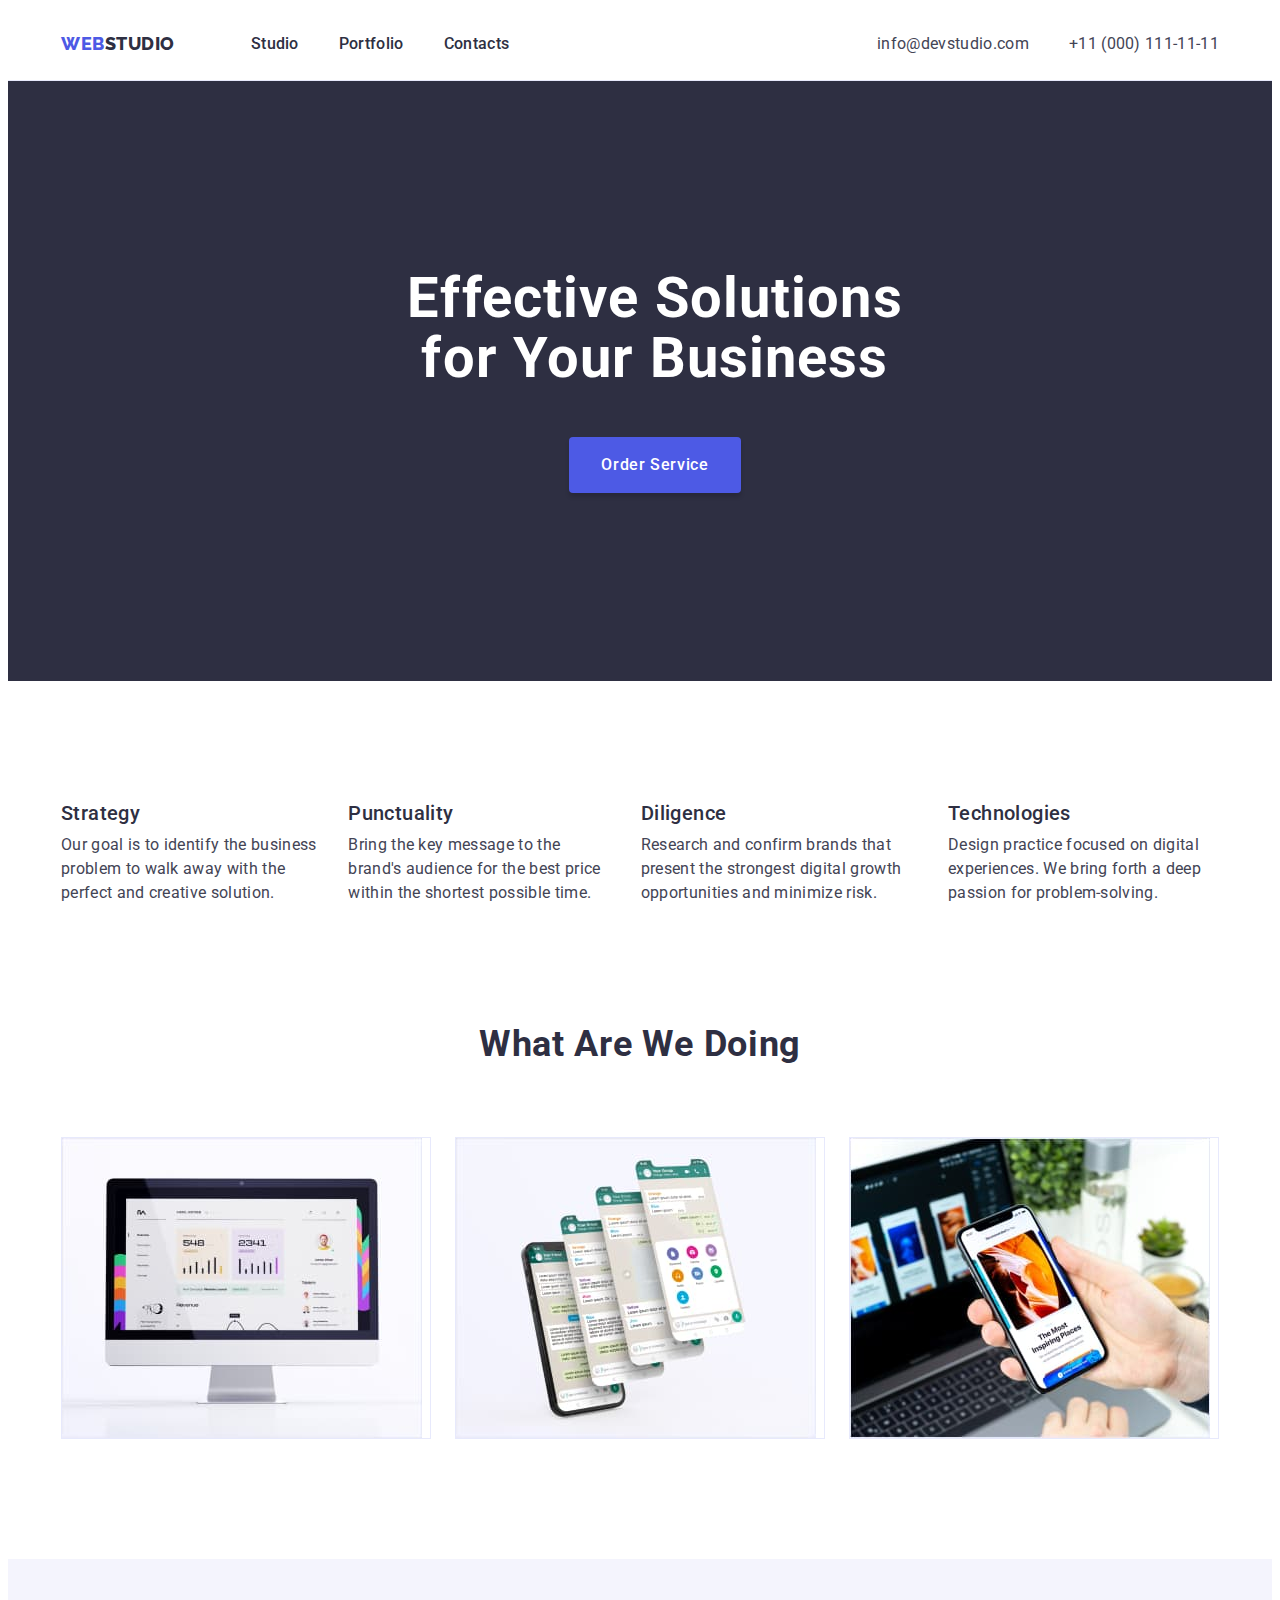
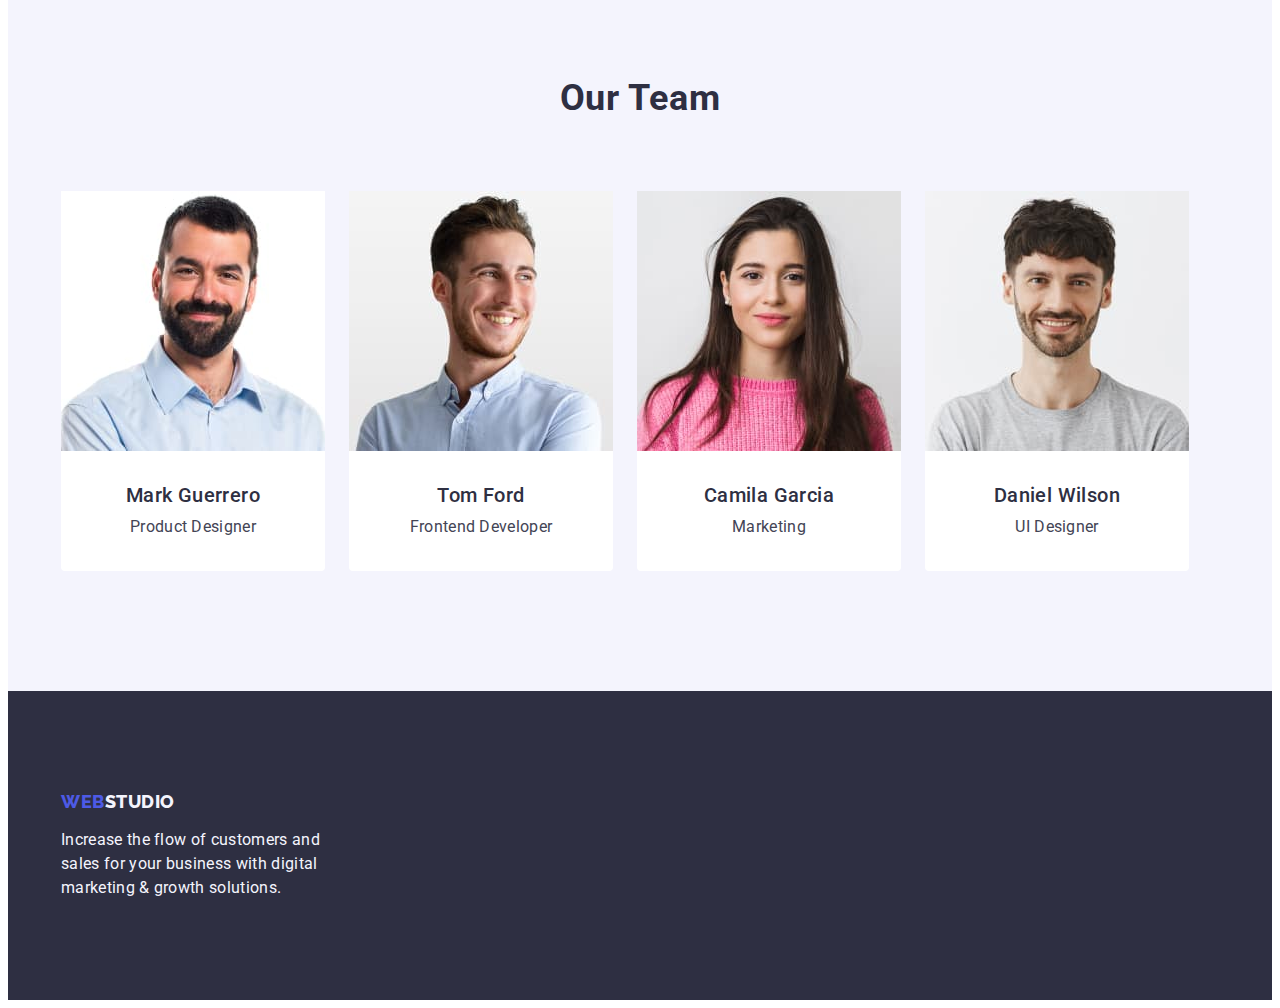
<file: index.html>
<!DOCTYPE html>
<html lang="en">

<head>
    <meta charset="UTF-8">
    <meta http-equiv="X-UA-Compatible" content="IE=edge">
    <meta name="viewport" content="width=device-width, initial-scale=1.0">
    <link rel="preconnect" href="https://fonts.googleapis.com">
    <link rel="preconnect" href="https://fonts.gstatic.com" crossorigin>
    <link
        href="https://fonts.googleapis.com/css2?family=Raleway:wght@800&family=Roboto:wght@400;500;700;900&display=swap"
        rel="stylesheet">
    <title>Web Studio</title>

    <link rel="stylesheet" href="https://cdnjs.cloudflare.com/ajax/libs/modern-normalize/2.0.0/modern-normalize.min.css"
        integrity="sha512-4xo8blKMVCiXpTaLzQSLSw3KFOVPWhm/TRtuPVc4WG6kUgjH6J03IBuG7JZPkcWMxJ5huwaBpOpnwYElP/m6wg=="
        crossorigin="anonymous" referrerpolicy="no-referrer" />

    <link rel="stylesheet" href="./css/styles.css">
</head>

<body>
    <header class="header">
        <div class="container header-container">
            <nav class="header-navigation">
                <a class="header-logo link" href="./index.html">Web<span class="header-logo-dark">Studio</span></a>
                <ul class="header-menu list">
                    <li class="header-item"><a class="header-menu link" href="./index.html">Studio</a></li>
                    <li class="header-item"><a class="header-menu link" href="./portfolio.html">Portfolio</a></li>
                    <li class="header-item"><a class="header-menu link" href="">Contacts</a></li>
                </ul>
            </nav>

            <address class="header-soc">
                <ul class="header-soc list">
                    <li class="header-soc-item"><a class="header-soc-link link"
                            href="mailto:info@devstudio.com">info@devstudio.com</a>
                    </li>
                    <li class="header-soc-item"><a class="header-soc-link link" href="tel:+110001111111">+11 (000)
                            111-11-11</a>
                    </li>
                </ul>
            </address>
        </div>
    </header>

    <main>
        <section class="effective">
            <div class="container effective-container">
                <h1 class="effective-title">Effective Solutions
                    for Your Business</h1>
                <button type="button" class="effective-btn">Order Service</button>
            </div>
        </section>

        <section class="peculiarities">
            <div class="container">
                <h2 hidden class="visually-hidden">Peculiarities</h2>
                <ul class="peculiarities-list list">
                    <li class="peculiarities-item list">
                        <h3 class="peculiarities-subtitle">Strategy</h3>
                        <p class="peculiarities-text">Our goal is to identify the business
                            problem to walk away with the perfect and creative solution.</p>
                    </li>
                    <li class="peculiarities-item list">
                        <h3 class="peculiarities-subtitle">Punctuality</h3>
                        <p class="peculiarities-text">Bring the key message to the brand's audience for the best price
                            within the shortest possible
                            time.</p>
                    </li>
                    <li class="peculiarities-item list">
                        <h3 class="peculiarities-subtitle">Diligence</h3>
                        <p class="peculiarities-text">Research and confirm brands that present the strongest digital
                            growth
                            opportunities and minimize
                            risk.</p>
                    </li>
                    <li class="peculiarities-item list">
                        <h3 class="peculiarities-subtitle">Technologies</h3>
                        <p class="peculiarities-text">Design practice focused on digital experiences. We bring forth a
                            deep
                            passion for
                            problem-solving.</p>
                    </li>
                </ul>
            </div>
        </section>

        <section class="products">
            <div class="container">
                <h2 class="products-title">What are we doing</h2>
                <ul class="pr-item list">
                    <li class="products-item list">
                        <img src="./images/img_1.jpg" alt="Laptop" width="360" height="300" />
                    </li>
                    <li class="products-item list">
                        <img src="./images/img_2.jpg" alt="interface" width="360" height="300" />
                    </li>
                    <li class="products-item list">
                        <img src="./images/img_3.jpg" alt="telephone" width="360" height="300" />
                    </li>
                </ul>
            </div>
        </section>

        <section class="team">
            <div class="container">
                <h2 class="team-title">Our Team</h2>
                <ul class="team-item list">
                    <li class="team-list list">
                        <img class="team-foto" src="./images/Mark_Guerrero.jpg" alt="Mark_Guerrero_pfoto" width="264"
                            height="260" />
                        <div class="team-info">
                            <h3 class="team-name">Mark Guerrero</h3>
                            <p class="team-text">Product Designer</p>
                        </div>
                    </li>
                    <li class="team-list list">
                        <img class="team-foto" src="./images/Tom_Ford.jpg" alt="Tom_Ford_pfoto" width="264"
                            height="260" />
                        <div class="team-info">
                            <h3 class="team-name">Tom Ford</h3>
                            <p class="team-text">Frontend Developer</p>
                        </div>
                    </li>
                    <li class="team-list list">
                        <img class="team-foto" src="./images/Camila_Garcia.jpg" alt="Camila_Garcia_pfoto" width="264"
                            height="260" />
                        <div class="team-info">
                            <h3 class="team-name">Camila Garcia</h3>
                            <p class="team-text">Marketing</p>
                        </div>
                    </li>
                    <li class="team-list list">
                        <img class="team-foto" src="./images/Daniel_Wilson.jpg" alt="Daniel_Wilson_pfoto" width="264"
                            height="260" />
                        <div class="team-info">
                            <h3 class="team-name">Daniel Wilson</h3>
                            <p class="team-text">UI Designer</p>
                        </div>
                    </li>
                </ul>
            </div>
        </section>
    </main>

    <footer class="footer-window">
        <div class="container">

            <a class="footer-logo link" href="./index.html">Web<span class="footer-logo-white">Studio</span></a>
            <p class="footer-text">Increase the flow of customers and sales for your business with digital marketing
                &
                growth solutions.</p>

        </div>
    </footer>
</body>

</html>
</file>
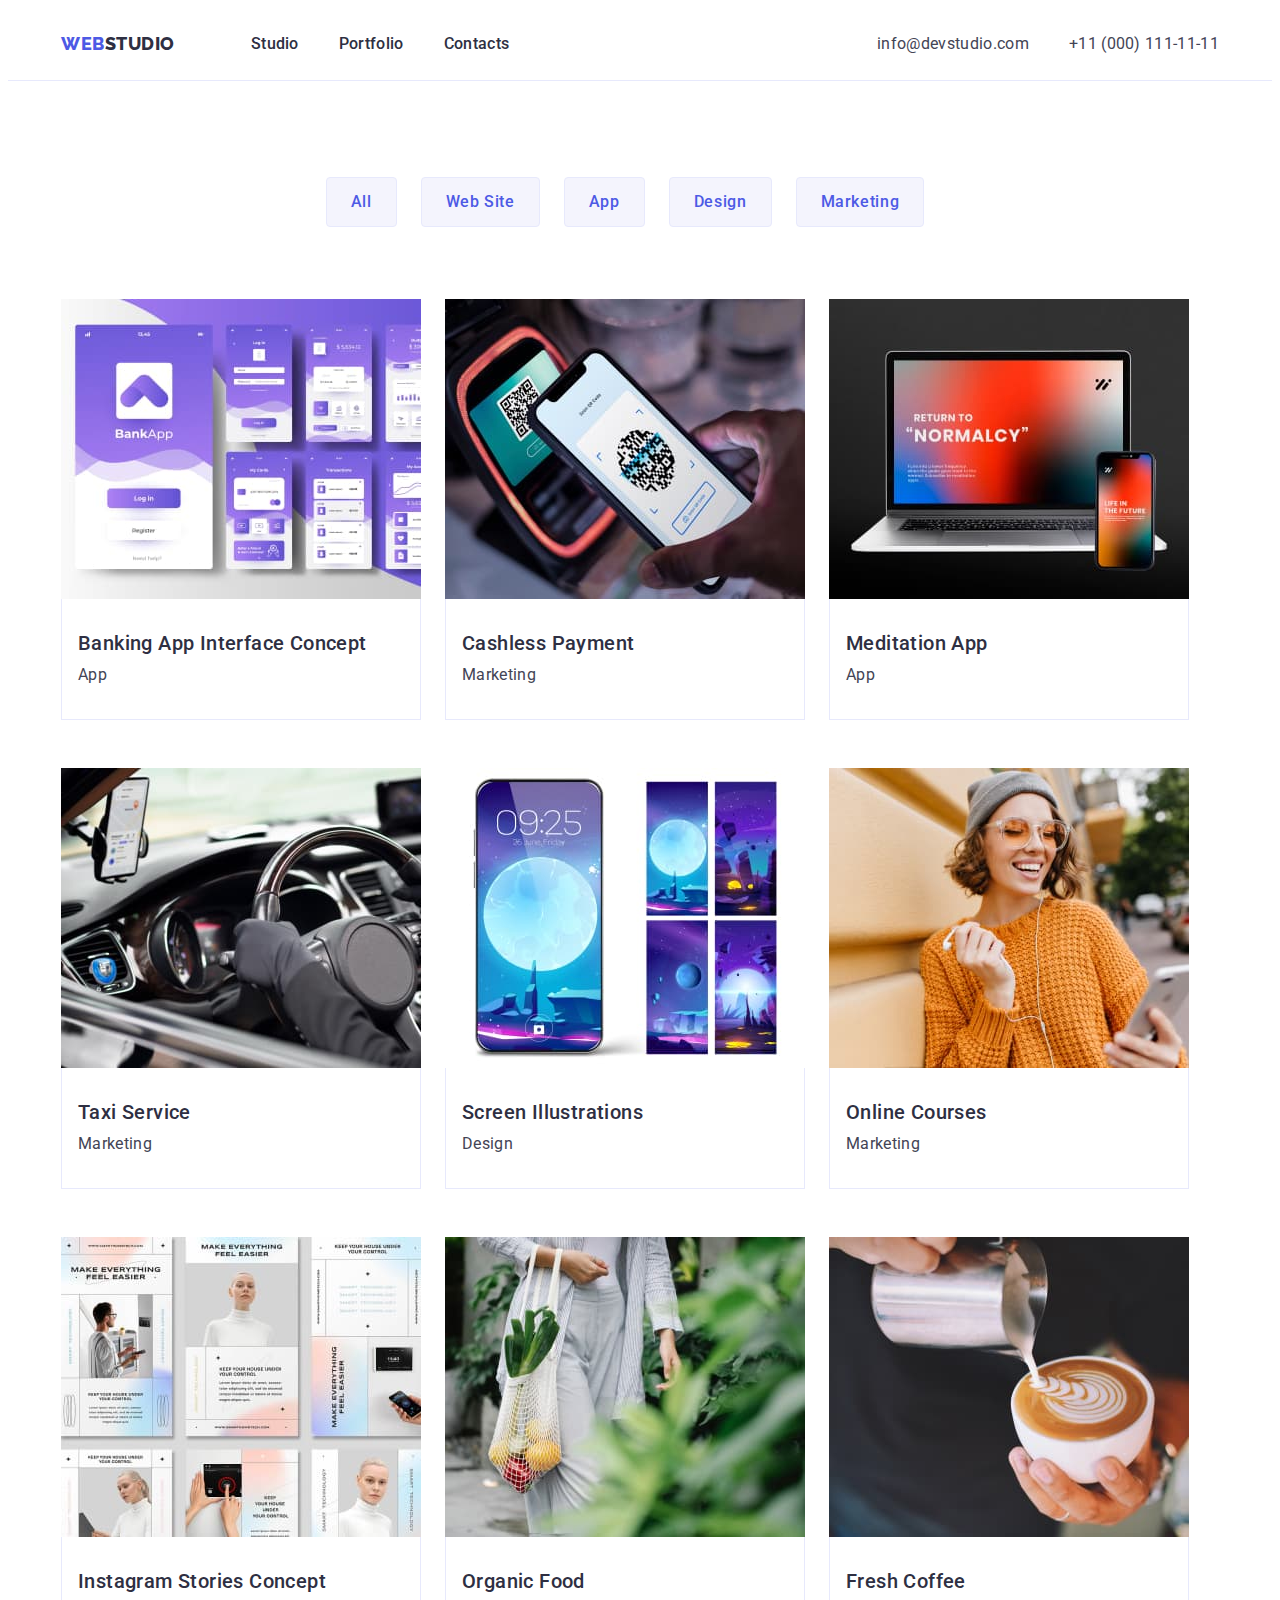
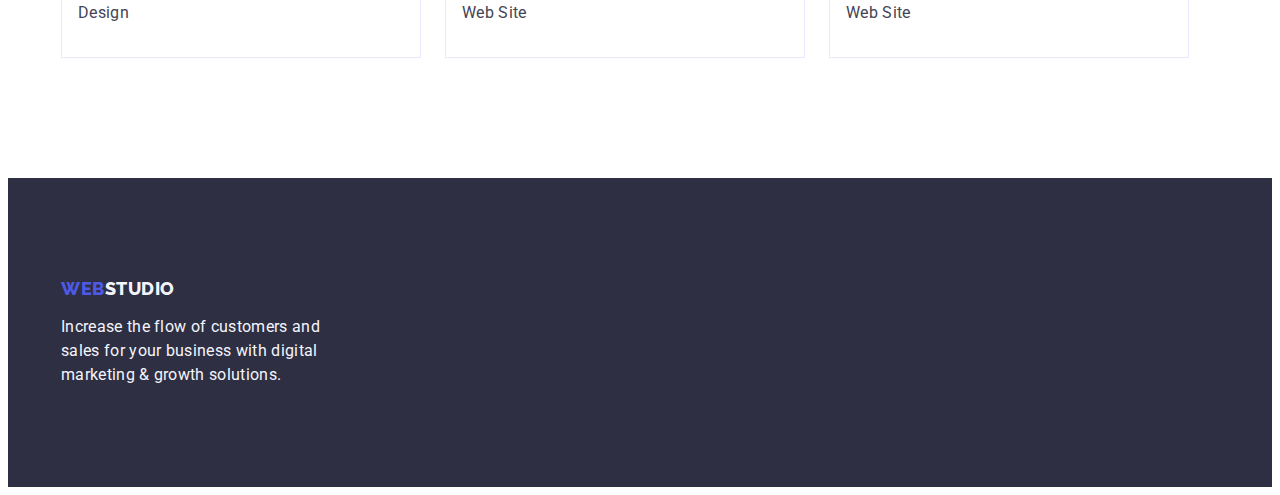
<file: portfolio.html>
<!DOCTYPE html>
<html lang="en">

<head>
    <meta charset="UTF-8">
    <meta http-equiv="X-UA-Compatible" content="IE=edge">
    <meta name="viewport" content="width=device-width, initial-scale=1.0">
    <link rel="preconnect" href="https://fonts.googleapis.com">
    <link rel="preconnect" href="https://fonts.gstatic.com" crossorigin>
    <link
        href="https://fonts.googleapis.com/css2?family=Raleway:wght@800&family=Roboto:wght@400;500;700;900&display=swap"
        rel="stylesheet">
    <title>Web Studio</title>

    <link rel="stylesheet" href="https://cdnjs.cloudflare.com/ajax/libs/modern-normalize/2.0.0/modern-normalize.min.css"
        integrity="sha512-4xo8blKMVCiXpTaLzQSLSw3KFOVPWhm/TRtuPVc4WG6kUgjH6J03IBuG7JZPkcWMxJ5huwaBpOpnwYElP/m6wg=="
        crossorigin="anonymous" referrerpolicy="no-referrer" />

    <link rel="stylesheet" href="./css/styles.css">
</head>

<body>
    <header class="header">
        <div class="container header-container">
            <nav class="header-navigation">
                <a class="header-logo link" href="./index.html">Web<span class="header-logo-dark">Studio</span></a>
                <ul class="header-menu list">
                    <li class="header-item"><a class="header-menu link" href="./index.html">Studio</a></li>
                    <li class="header-item"><a class="header-menu link" href="./portfolio.html">Portfolio</a></li>
                    <li class="header-item"><a class="header-menu link" href="">Contacts</a></li>
                </ul>
            </nav>

            <address class="header-soc">
                <ul class="header-soc list">
                    <li class="header-soc-item"><a class="header-soc-link link"
                            href="mailto:info@devstudio.com">info@devstudio.com</a>
                    </li>
                    <li class="header-soc-item"><a class="header-soc-link link" href="tel:+110001111111">+11 (000)
                            111-11-11</a>
                    </li>
                </ul>
            </address>
        </div>
    </header>

    <main>
        <section class="container-portfolio">
            <div class="container">
                <h1 hidden class="visually-hidden">Filter</h1>

                <ul class="filter-btn-list list">
                    <li><button type="button" class="filter-btn link">All</button></li>
                    <li><button type="button" class="filter-btn link">Web&nbsp;Site</button></li>
                    <li><button type="button" class="filter-btn link">App</button></li>
                    <li><button type="button" class="filter-btn link">Design</button></li>
                    <li><button type="button" class="filter-btn link">Marketing</button></li>
                </ul>

                <ul class="project-list list">
                    <li class="project-item list">
                        <a href="" class="project-img link">
                            <img src="./images/portfolio-img-01.jpg" alt="banking" width="360" height="300" />
                            <div class="container-text">
                                <h2 class="project-title">Banking App Interface Concept</h2>
                                <p class="project-text">App</p>
                            </div>
                        </a>
                    </li>
                    <li class="project-item list">
                        <a href="" class="project-img link">
                            <img src="./images/portfolio-img-02.jpg" alt="payment" width="360" height="300" />
                            <div class="container-text">
                                <h2 class="project-title">Cashless Payment</h2>
                                <p class="project-text">Marketing</p>
                            </div>
                        </a>
                    </li>
                    <li class="project-item list">
                        <a href="" class="project-img link">
                            <img src="./images/portfolio-img-03.jpg" alt="meditation" width="360" height="300" />
                            <div class="container-text">
                                <h2 class="project-title">Meditation App</h2>
                                <p class="project-text">App</p>
                            </div>
                        </a>
                    </li>
                    <li class="project-item list">
                        <a href="" class="project-img link">
                            <img src="./images/portfolio-img-04.jpg" alt="servicetaxi" width="360" height="300" />
                            <div class="container-text">
                                <h2 class="project-title">Taxi Service</h2>
                                <p class="project-text">Marketing</p>
                            </div>
                        </a>
                    </li>
                    <li class="project-item list">
                        <a href="" class="project-img link">
                            <img src="./images/portfolio-img-05.jpg" alt="illustrations" width="360" height="300" />
                            <div class="container-text">
                                <h2 class="project-title">Screen Illustrations</h2>
                                <p class="project-text">Design</p>
                            </div>
                        </a>
                    </li>
                    <li class="project-item list">
                        <a href="" class="project-img link">
                            <img src="./images/portfolio-img-06.jpg" alt="courses" width="360" height="300" />
                            <div class="container-text">
                                <h2 class="project-title">Online Courses</h2>
                                <p class="project-text">Marketing</p>
                            </div>
                        </a>
                    </li>
                    <li class="project-item list">
                        <a href="" class="project-img link">
                            <img src="./images/portfolio-img-07.jpg" alt="social" width="360" height="300" />
                            <div class="container-text">
                                <h2 class="project-title">Instagram Stories Concept</h2>
                                <p class="project-text">Design</p>
                            </div>
                        </a>
                    </li>
                    <li class="project-item list">
                        <a href="" class="project-img link">
                            <img src="./images/portfolio-img-08.jpg" alt="food" width="360" height="300" />
                            <div class="container-text">
                                <h2 class="project-title">Organic Food</h2>
                                <p class="project-text">Web Site</p>
                            </div>
                        </a>
                    </li>
                    <li class="project-item list">
                        <a href="" class="project-img link">
                            <img src="./images/portfolio-img-09.jpg" alt="coffee" width="360" height="300">
                            <div class="container-text">
                                <h2 class="project-title">Fresh Coffee</h2>
                                <p class="project-text">Web Site</p>
                            </div>
                        </a>
                    </li>
                </ul>

            </div>
        </section>
    </main>

    <footer class="footer-window">
        <div class="container">

            <a class="footer-logo link" href="./index.html">Web<span class="footer-logo-white">Studio</span></a>
            <p class="footer-text">Increase the flow of customers and sales for your business with digital marketing
                &
                growth solutions.</p>

        </div>
    </footer>
</body>

</html>
</file>
<file: css/styles.css>
:root {
  --title-color: #2e2f42;
  --main-text-color: #434455;
  --accent-color: #4d5ae5;
  --logo-text-color: #f4f4fd;
  --background-color-white: #ffffff;
  --paragraf-color: #f4f4fd;
}

body {
  font-family: "Roboto", sans-serif;
  color: #434455;
  background-color: var(--background-color-white);
}

p,
h1,
h2,
h3,
h4,
h5,
h6 {
  margin-top: 0;
  margin-bottom: 0;
}

a {
  text-decoration: none;
}

ul {
  list-style-type: none;
  margin-top: 0;
  margin-bottom: 0;
  padding-left: 0;
}

.visually-hidden {
  position: absolute;
  width: 1px;
  height: 1px;
  margin: -1px;
  border: 0;
  padding: 0;
  white-space: nowrap;
  clip-path: inset(100%);
  clip: rect(0 0 0 0);
  overflow: hidden;
}
/*! -----------HEADER------------- */
.header {
  padding-top: 24px;
  padding-bottom: 24px;
  border-bottom: 1px solid #e7e9fc;
  padding: 0 15px;
}

.header-navigation {
  display: flex;
  align-items: center;
  flex-grow: 1;
}

img {
  display: block;
}

.header-logo {
  font-family: "Raleway", sans-serif;
  font-style: normal;
  font-weight: 800;
  font-size: 18px;
  line-height: 1.17;
  letter-spacing: 0.03em;
  color: var(--accent-color);
  text-transform: uppercase;
  display: flex;
  align-items: center;
  margin-right: 76px;
}

.header-logo-dark {
  color: #2e2f42;
}
.header-logo-dark:is(:hover, :focus) {
  color: #404bbf;
}

.link {
  text-decoration: none;
}

.list {
  list-style-type: none;
}

.container {
  width: 100%;
  max-width: 1158px;
  padding: 0 15px;
  margin: 0 auto;
}

.header-container {
  display: flex;
  align-items: center;
  height: 72px;
  padding: 0 15px;
}
.header-menu {
  font-weight: 500;
  font-size: 16px;
  line-height: 1.5;
  letter-spacing: 0.02em;
  color: #2e2f42;
  display: flex;
  align-items: center;
  gap: 40px;
  padding: 24px 0;
}

.header-menu:is(:hover, :focus) {
  color: #404bbf;
}

.header-soc {
  font-style: normal;
  display: flex;
  align-items: center;
  gap: 40px;
  padding: 24px 0;
}

.header-soc-link {
  font-style: normal;
  font-weight: 400;
  font-size: 16px;
  line-height: 1.5;
  letter-spacing: 0.02em;
  color: #434455;
}

.header-soc-link:is(:hover, :focus) {
  color: #404bbf;
}

/*! -----------HEADER------------- */

.effective {
  padding: 188px 0;
  background: #2e2f42;
}

.effective-container {
  width: 100%;
  max-width: 1470px;
  text-align: center;
}
.effective-title {
  font-family: inherit;
  font-weight: 700;
  font-size: 56px;
  line-height: 1.07;
  text-align: center;
  letter-spacing: 0.02em;
  color: #ffffff;
  max-width: 496px;
  margin-bottom: 48px;
  margin-right: auto;
  margin-left: auto;
}
.effective-btn {
  padding: 16px 32px;
  font-family: inherit;
  font-weight: 500;
  font-size: 16px;
  line-height: 1.5;
  letter-spacing: 0.04em;
  color: #ffffff;
  background: #4d5ae5;
  cursor: pointer;
  box-shadow: 0px 4px 4px rgba(0, 0, 0, 0.15);
  border-radius: 4px;
  border: none;
  display: block;
  margin-right: auto;
  margin-left: auto;
  min-width: 169px;
}

.effective-btn:is(:hover, :focus) {
  background: #404bbf;
}

/*! -----------peculiarities------------- */

.peculiarities {
  padding: 120px 0;
  background-color: var(--background-color-white);
}

.peculiarities-list {
  display: flex;
  gap: 24px;
}

.peculiarities-item {
  width: calc((100%-72px) / 4);
}

.peculiarities-subtitle {
  font-family: inherit;
  font-weight: 500;
  font-size: 20px;
  line-height: 1.2;
  letter-spacing: 0.02em;
  color: #2e2f42;
  margin-bottom: 8px;
}

.peculiarities-text {
  font-family: inherit;
  font-weight: 400;
  font-size: 16px;
  line-height: 1.5;
  letter-spacing: 0.02em;
  color: var(--main-text-color);
}

.products {
  padding-bottom: 120px;
  padding-left: 0;
}

.products-title {
  min-width: 323px;
  margin: 0 auto;
  font-family: inherit;
  text-align: center;
  font-weight: 700;
  font-size: 36px;
  line-height: 1.11;
  letter-spacing: 0.02em;
  text-transform: capitalize;
  color: var(--title-color);
  margin-bottom: 72px;
}

.pr-item {
  display: flex;
  gap: 24px;
}

.products-item {
  width: calc((100% - 48px) / 3);
  border: 1px solid #e7e9fc;
}
/** -----------------------TEAM------------------- */

.team {
  background: #f4f4fd;
  padding-top: 120px;
  padding-bottom: 120px;
}

.team-title {
  min-width: 162px;
  margin-bottom: 72px;
  font-family: inherit;
  text-align: center;
  font-weight: 700;
  font-size: 36px;
  line-height: 1.11;
  letter-spacing: 0.02em;
  text-transform: capitalize;
  color: var(--title-color);
}

.team-item {
  display: flex;
  gap: 24px;
}
.team-list {
  background: #ffffff;
  width: calc((100%-72px) / 4);
  border-radius: 0px 0px 4px 4px;
}

.team-foto {
}
.team-info {
  padding: 32px 16px;
}
.team-name {
  font-family: inherit;
  font-weight: 500;
  font-size: 20px;
  line-height: 1.2;
  letter-spacing: 0.02em;
  color: var(--title-color);
  text-align: center;
  margin-bottom: 8px;
}

.team-text {
  font-family: inherit;
  font-weight: 400;
  font-size: 16px;
  line-height: 1.5;
  letter-spacing: 0.02em;
  color: #434455;
  text-align: center;
}

/* ---------------------footer-------------------- */

.footer-logo {
  font-family: "Raleway", sans-serif;
  font-style: normal;
  font-weight: 800;
  font-size: 18px;
  line-height: 1.17;
  letter-spacing: 0.03em;
  color: var(--accent-color);
  text-transform: uppercase;
  display: inline-block;
  margin-bottom: 16px;
}

.footer-logo-white {
  color: var(--logo-text-color);
}
.footer-logo-white:is(:hover, :focus) {
  color: #404bbf;
}
.footer-window {
  background: var(--title-color);
  padding-top: 100px;
  padding-bottom: 100px;
}

.footer-text {
  font-weight: 400;
  font-size: 16px;
  line-height: 1.5;
  letter-spacing: 0.02em;
  color: var(--paragraf-color);
  max-width: 264px;
}

/* --------------Portfolio------------------ */
.container-portfolio {
  padding: 96px 0 120px 0;
}
.filter-btn-list {
  display: flex;
  flex-direction: row;
  gap: 24px;
  flex-grow: 1;
  margin-bottom: 72px;
  max-width: 586px;
  justify-content: center;
  text-align: center;
  align-items: center;
  margin-left: 271px;
}

.filter-btn {
  font-family: "Roboto", sans-serif;
  font-weight: 500;
  font-size: 16px;
  line-height: 1.5;
  letter-spacing: 0.04em;
  color: var(--accent-color);
  cursor: pointer;
  background-color: var(--paragraf-color);
  display: flex;
  flex-direction: row;
  justify-content: center;
  align-items: center;
  padding: 12px 24px;
  border: 1px solid #e7e9fc;
  border-radius: 4px;
  text-transform: none;
  margin-left: auto;
  margin-right: auto;
}

.filter-btn:is(:hover, :focus) {
  background-color: #404bbf;
  color: #ffffff;
  border: 1px solid transparent;
}

.project-list {
  list-style: none;
  display: flex;
  flex-wrap: wrap;
  gap: 48px 24px;
}
.project-img {
  text-decoration: none;
  display: block;
}

.project-item {
  margin-left: o;
}

.project-title {
  font-weight: 500;
  font-size: 20px;
  line-height: 1.2;
  letter-spacing: 0.02em;
  color: var(--title-color);
  margin-bottom: 8px;
}

.project-text {
  font-weight: 400;
  font-size: 16px;
  line-height: 1.5;
  letter-spacing: 0.02em;
  color: var(--main-text-color);
  font-style: normal;
}

.container-text {
  padding: 32px 16px;
  border: 1px solid #e7e9fc;
  border-top: none;
}
</file>
